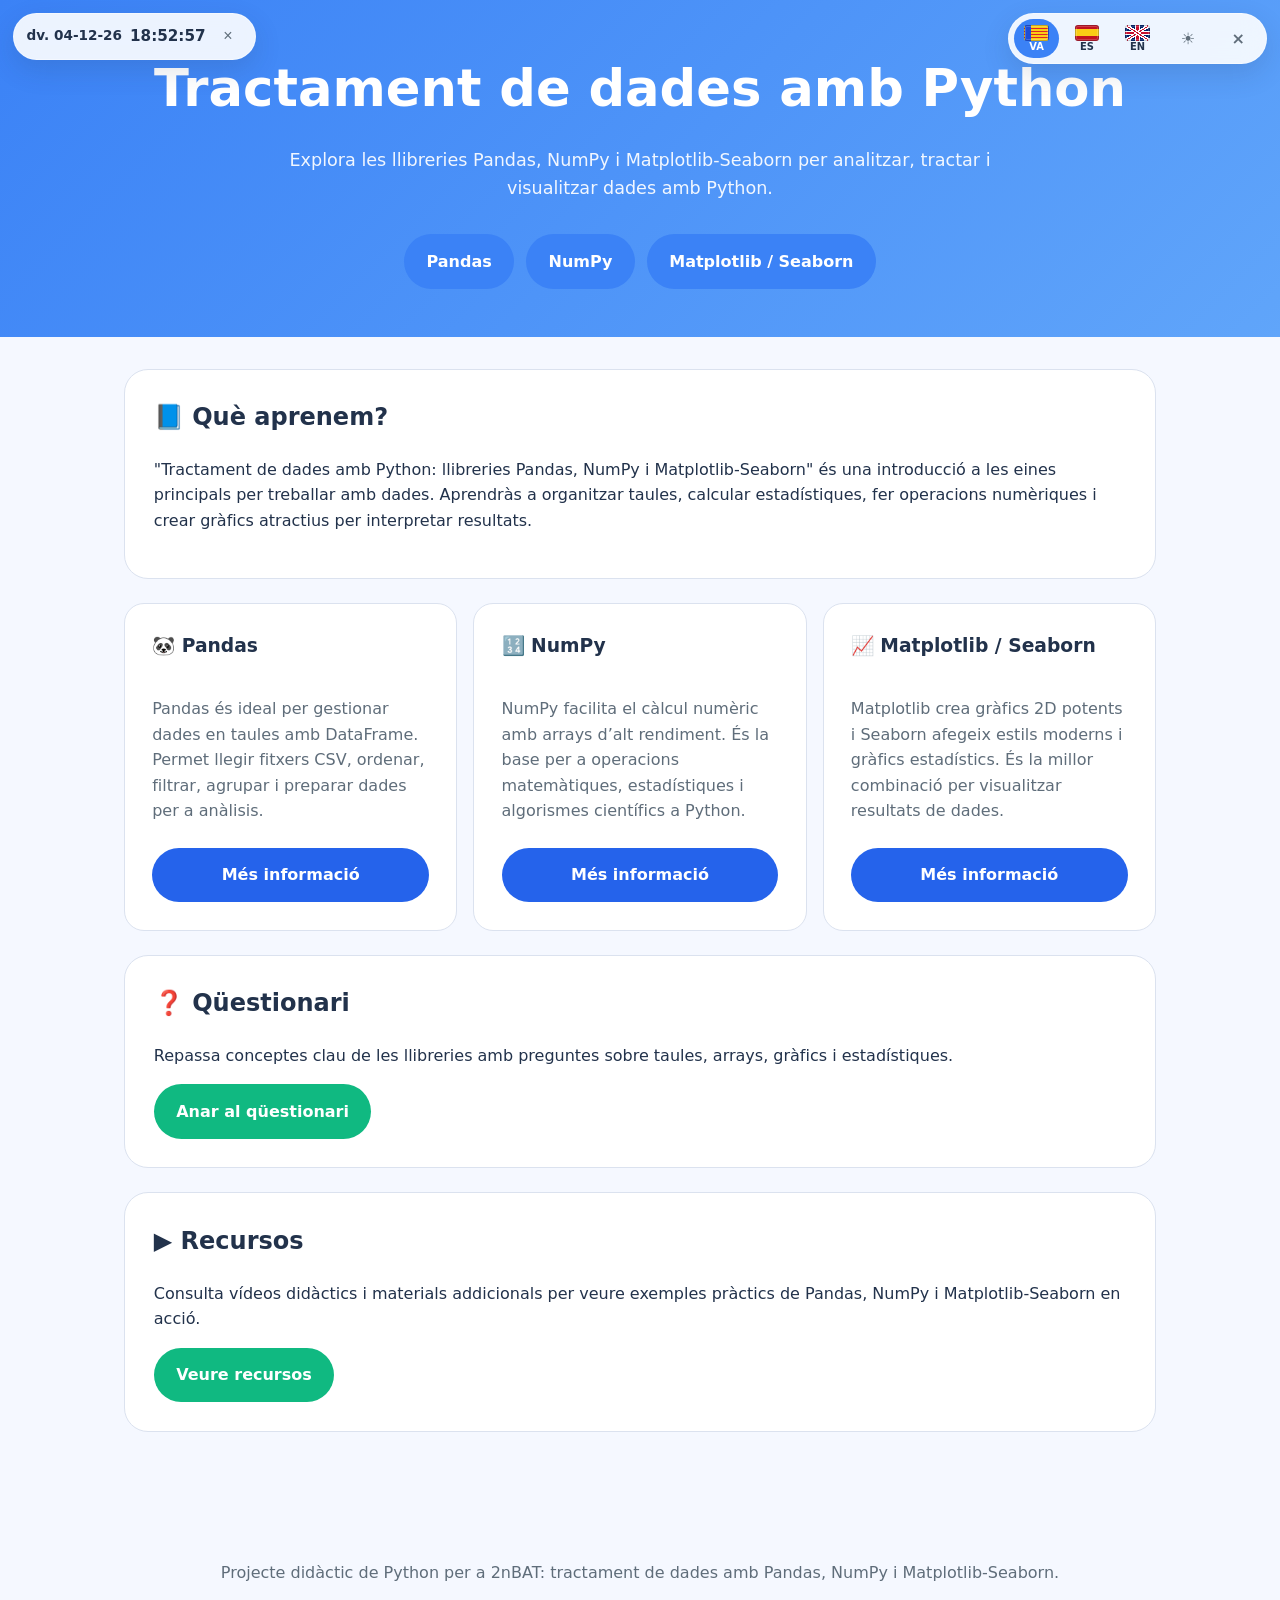
<file: index.html>
<!DOCTYPE html>
<html lang="ca">
<head>
  <meta charset="UTF-8">
  <meta name="viewport" content="width=device-width, initial-scale=1.0">
  <title>Tractament de dades amb Python</title>
  <link rel="stylesheet" href="styles.css">
</head>
<body>
  <header class="hero">
    <div class="hero-content">
      <h1>Tractament de dades amb Python</h1>
      <p>Explora les llibreries Pandas, Numpy i Matplotlib-Seaborn per analitzar, tractar i visualitzar dades amb Python.</p>
      <div class="hero-buttons">
        <a href="pandas.html" class="button primary">Pandas</a>
        <a href="numpy.html" class="button primary">NumPy</a>
        <a href="matplotlib.html" class="button primary">Matplotlib / Seaborn</a>
      </div>
    </div>
  </header>

  <main class="container">
    <section class="summary" id="resum">
      <h2>📘 Què aprenem?</h2>
      <p>"Tractament de dades amb Python: llibreries Pandas, Numpy i Matplotlib-Seaborn" és una introducció a les eines principals per treballar amb dades. Aprendràs a organitzar taules, calcular estadístiques, fer operacions numèriques i crear gràfics atractius per interpretar resultats.</p>
    </section>

    <section class="cards" id="pandas">
      <article class="card">
        <h3>🐼 Pandas</h3>
        <p>Pandas és ideal per gestionar dades en taules amb DataFrame. Permet llegir fitxers CSV, ordenar, filtrar, agrupar i preparar dades per anàlisis.</p>
        <a href="pandas.html" class="button secondary">Més informació</a>
      </article>

      <article class="card" id="numpy">
        <h3>🔢 NumPy</h3>
        <p>Numpy facilita el càlcul numèric amb arrays d'alt rendiment. És la base per a operacions matemàtiques, estadístiques i algorismes científics a Python.</p>
        <a href="numpy.html" class="button secondary">Més informació</a>
      </article>

      <article class="card" id="matplotlib">
        <h3>📈 Matplotlib / Seaborn</h3>
        <p>Matplotlib crea gràfics 2D potents i Seaborn afegeix estils moderns i gràfics estadístics. És la millor combinació per visualitzar resultats de dades.</p>
        <a href="matplotlib.html" class="button secondary">Més informació</a>
      </article>
    </section>

    <section class="extra" id="questionari">
      <h2>❓ Qüestionari</h2>
      <p>Repasa conceptes claus de les llibreries amb preguntes sobre taules, arrays, gràfics i estadístiques.</p>
      <a href="questionari.html" class="button tertiary">Anar al qüestionari</a>
    </section>

    <section class="extra" id="videos">
      <h2>▶️ Recursos</h2>
      <p>Consulta vídeos didàctics i materials addicionals per veure exemples pràctics de Pandas, Numpy i Matplotlib-Seaborn en acció.</p>
      <a href="recursos.html" class="button tertiary">Veure recursos</a>
    </section>
  </main>

  <footer class="footer">
    <p>Projecte didàctic de Python per a 2nBAT: tractament de dades amb Pandas, Numpy i Matplotlib-Seaborn.</p>
  </footer>
  <script src="js/i18n.js"></script>
</body>
</html>
</file>
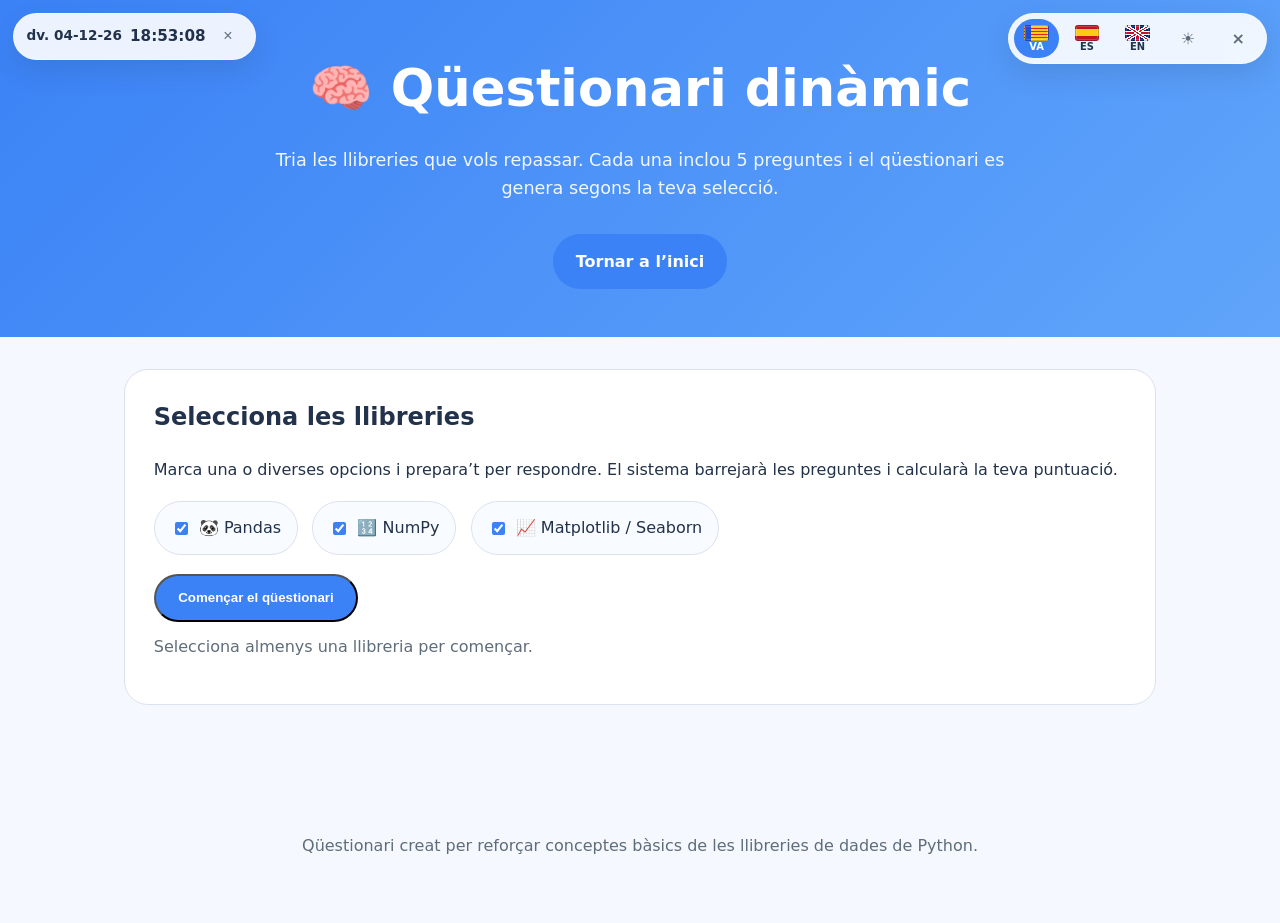
<file: questionari.html>
<!DOCTYPE html>
<html lang="ca">
<head>
  <meta charset="UTF-8">
  <meta name="viewport" content="width=device-width, initial-scale=1.0">
  <title>Qüestionari dinàmic | Python dades</title>
  <link rel="stylesheet" href="styles.css">
</head>
<body>
  <header class="hero quiz-hero">
    <div class="hero-content">
      <h1>🧠 Qüestionari dinàmic</h1>
      <p>Tria les llibreries que vols repassar. Cada una inclou 5 preguntes i el qüestionari es genera segons la teva selecció.</p>
      <div class="hero-buttons">
        <a href="index.html" class="button primary">Tornar a l’inici</a>
      </div>
    </div>
  </header>

  <main class="container">
    <section class="summary quiz-selector">
      <h2>Selecciona les llibreries</h2>
      <p>Marca una o diverses opcions i prepara’t per respondre. El sistema barrejarà les preguntes i calcularà la teva puntuació.</p>

      <div class="library-options">
        <label class="library-option">
          <input type="checkbox" value="pandas" checked>
          <span>🐼 Pandas</span>
        </label>
        <label class="library-option">
          <input type="checkbox" value="numpy" checked>
          <span>🔢 NumPy</span>
        </label>
        <label class="library-option">
          <input type="checkbox" value="matplotlib" checked>
          <span>📈 Matplotlib / Seaborn</span>
        </label>
      </div>

      <div class="quiz-actions">
        <button id="startQuizBtn" class="button primary" type="button">Començar el qüestionari</button>
      </div>
      <p id="selectionMessage" class="selection-message">Selecciona almenys una llibreria per començar.</p>
    </section>

    <section id="quizWrapper" class="quiz-wrapper hidden">
      <div class="quiz-header">
        <div>
          <p class="quiz-label">Progrés</p>
          <div class="progress-bar">
            <div id="progressBar" class="progress-fill"></div>
          </div>
        </div>
        <div class="quiz-score">
          <span id="currentQuestion">1</span>/<span id="totalQuestions">0</span>
          <strong id="scoreValue">0 punts</strong>
        </div>
      </div>

      <form id="quizForm" class="quiz-form"></form>

      <div class="quiz-actions">
        <button id="submitQuizBtn" class="button secondary" type="button">Enviar respostes</button>
        <button id="restartQuizBtn" class="button tertiary" type="button">Reiniciar</button>
      </div>

      <div id="resultBox" class="result-box hidden"></div>
    </section>
  </main>

  <footer class="footer">
    <p>Qüestionari creat per reforçar conceptes bàsics de les llibreries de dades de Python.</p>
  </footer>

  <script src="js/i18n.js"></script>
  <script src="js/script.js"></script>
</body>
</html>
</file>
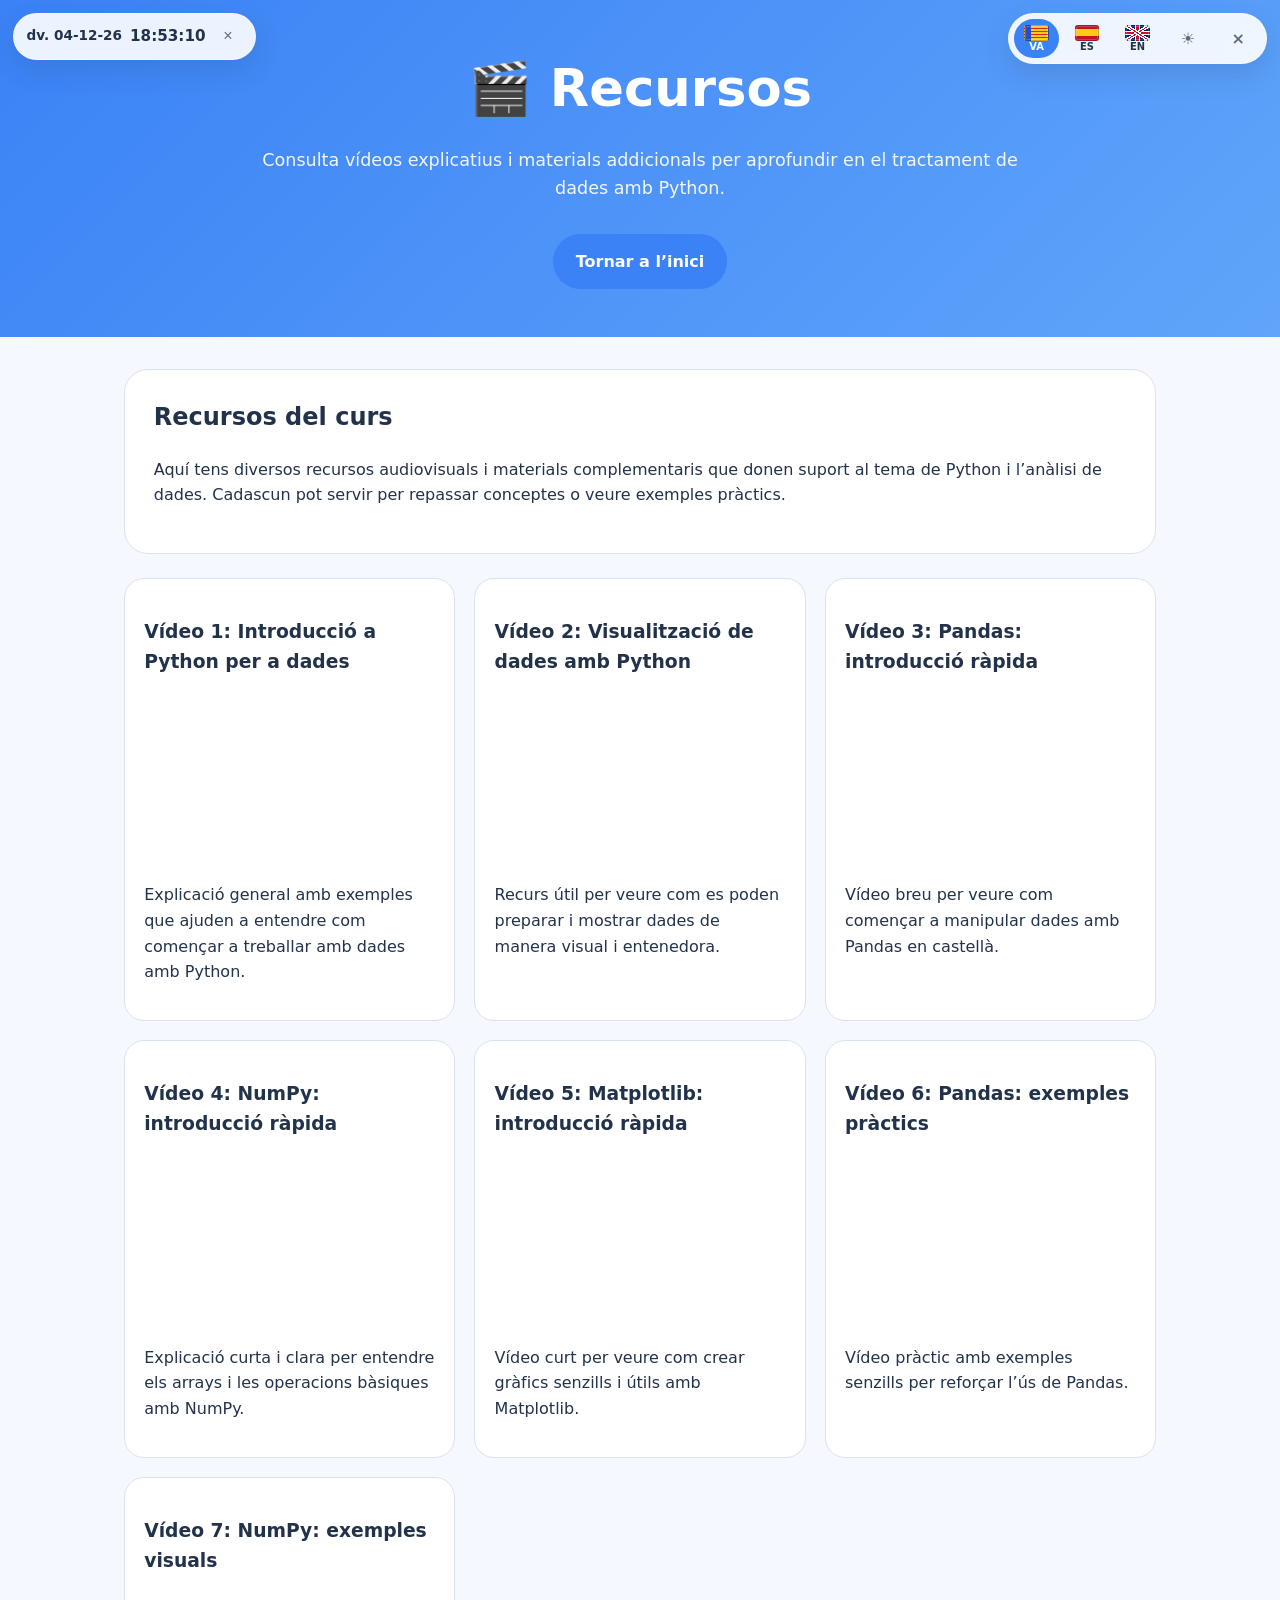
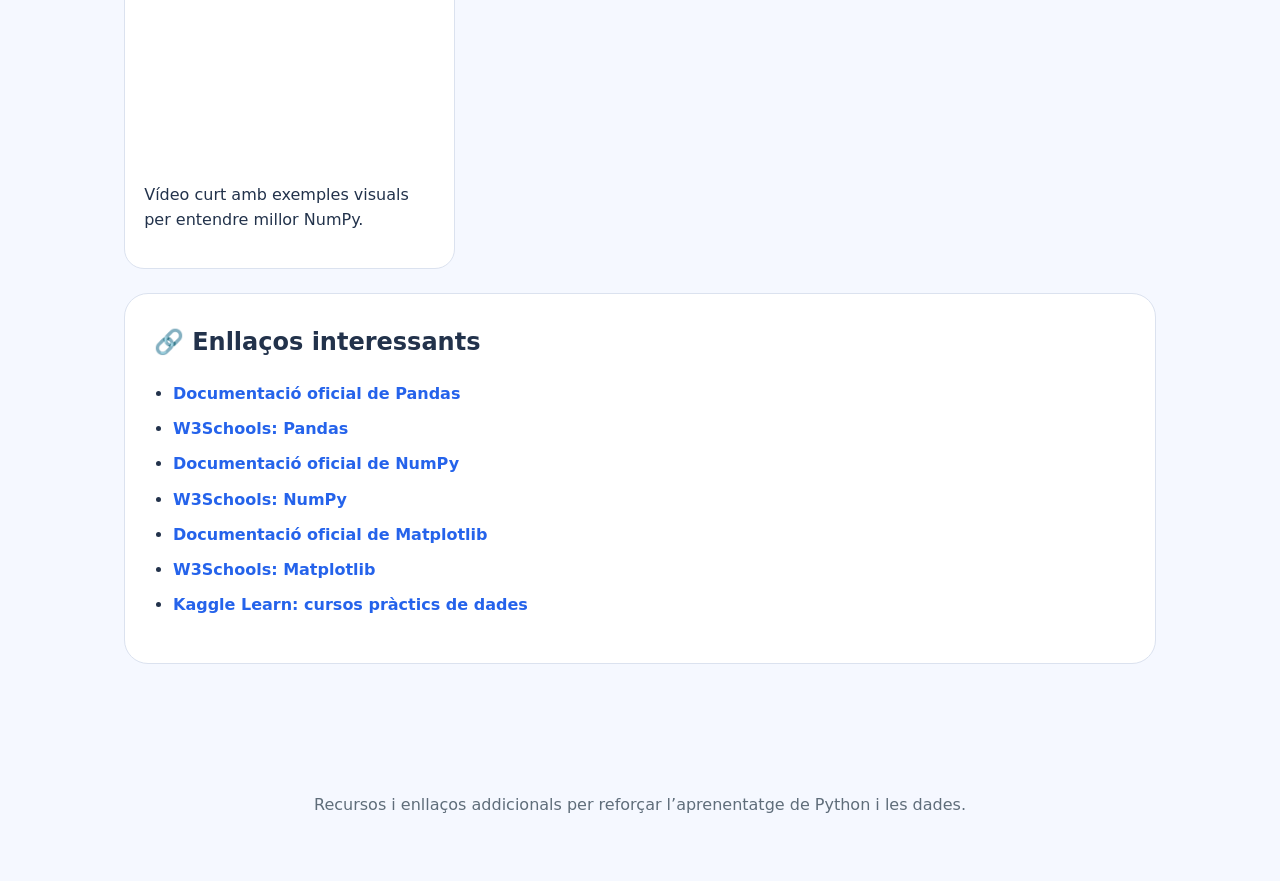
<file: recursos.html>
<!DOCTYPE html>
<html lang="ca">
<head>
  <meta charset="UTF-8">
  <meta name="viewport" content="width=device-width, initial-scale=1.0">
  <title>Recursos | Python dades</title>
  <link rel="stylesheet" href="styles.css">
</head>
<body>
  <header class="hero quiz-hero">
    <div class="hero-content">
      <h1>🎬 Recursos</h1>
      <p>Consulta vídeos explicatius i materials addicionals per aprofundir en el tractament de dades amb Python.</p>
      <div class="hero-buttons">
        <a href="index.html" class="button primary">Tornar a l’inici</a>
      </div>
    </div>
  </header>

  <main class="container">
    <section class="summary">
      <h2>Recursos del curs</h2>
      <p>Aquí tens diversos recursos audiovisuals i materials complementaris que donen suport al tema de Python i l’anàlisi de dades. Cadascun pot servir per repassar conceptes o veure exemples pràctics.</p>
    </section>

    <section class="video-grid">
      <article class="video-card">
        <h3>Vídeo 1: Introducció a Python per a dades</h3>
        <div class="video-frame">
          <iframe src="https://www.youtube.com/embed/rSpEDCDZyXs?si=zwMehj8y9zv17lxz" title="Vídeo introductori de Python per a dades" loading="lazy" allow="accelerometer; autoplay; clipboard-write; encrypted-media; gyroscope; picture-in-picture; web-share" allowfullscreen></iframe>
        </div>
        <p>Explicació general amb exemples que ajuden a entendre com començar a treballar amb dades amb Python.</p>
      </article>

      <article class="video-card">
        <h3>Vídeo 2: Visualització de dades amb Python</h3>
        <div class="video-frame">
          <iframe src="https://www.youtube.com/embed/M8m_Ag8iRus?si=uVwsdBxCJFk1I4-Y" title="Vídeo de visualització de dades amb Python" loading="lazy" allow="accelerometer; autoplay; clipboard-write; encrypted-media; gyroscope; picture-in-picture; web-share" allowfullscreen></iframe>
        </div>
        <p>Recurs útil per veure com es poden preparar i mostrar dades de manera visual i entenedora.</p>
      </article>

      <article class="video-card">
        <h3>Vídeo 3: Pandas: introducció ràpida</h3>
        <div class="video-frame">
          <iframe src="https://www.youtube.com/embed/_pH_TtKjjhI?si=fhT7t4a5G7_urKBx" title="Vídeo ràpid de Pandas" loading="lazy" allow="accelerometer; autoplay; clipboard-write; encrypted-media; gyroscope; picture-in-picture; web-share" allowfullscreen></iframe>
        </div>
        <p>Vídeo breu per veure com començar a manipular dades amb Pandas en castellà.</p>
      </article>

      <article class="video-card">
        <h3>Vídeo 4: NumPy: introducció ràpida</h3>
        <div class="video-frame">
          <iframe src="https://www.youtube.com/embed/6VgkBbT8ImM?si=qr6OZomDfnLRe3Cg" title="Vídeo ràpid de NumPy" loading="lazy" allow="accelerometer; autoplay; clipboard-write; encrypted-media; gyroscope; picture-in-picture; web-share" allowfullscreen></iframe>
        </div>
        <p>Explicació curta i clara per entendre els arrays i les operacions bàsiques amb NumPy.</p>
      </article>

      <article class="video-card">
        <h3>Vídeo 5: Matplotlib: introducció ràpida</h3>
        <div class="video-frame">
          <iframe src="https://www.youtube.com/embed/Q2FvpGoJbIU?si=aAMmCP8m7HKpIAWW" title="Vídeo ràpid de Matplotlib" loading="lazy" allow="accelerometer; autoplay; clipboard-write; encrypted-media; gyroscope; picture-in-picture; web-share" allowfullscreen></iframe>
        </div>
        <p>Vídeo curt per veure com crear gràfics senzills i útils amb Matplotlib.</p>
      </article>

      <article class="video-card">
        <h3>Vídeo 6: Pandas: exemples pràctics</h3>
        <div class="video-frame">
          <iframe src="https://www.youtube.com/embed/xdSXG0_0c84?si=q6XvkoaqGG87ufZ7" title="Vídeo pràctic de Pandas" loading="lazy" allow="accelerometer; autoplay; clipboard-write; encrypted-media; gyroscope; picture-in-picture; web-share" allowfullscreen></iframe>
        </div>
        <p>Vídeo pràctic amb exemples senzills per reforçar l’ús de Pandas.</p>
      </article>

      <article class="video-card">
        <h3>Vídeo 7: NumPy: exemples visuals</h3>
        <div class="video-frame">
          <iframe src="https://www.youtube.com/embed/SonINaGbOso?si=ogNCGljZ6qAQszv-" title="Vídeo pràctic de NumPy" loading="lazy" allow="accelerometer; autoplay; clipboard-write; encrypted-media; gyroscope; picture-in-picture; web-share" allowfullscreen></iframe>
        </div>
        <p>Vídeo curt amb exemples visuals per entendre millor NumPy.</p>
      </article>
    </section>

    <section class="extra">
      <h2>🔗 Enllaços interessants</h2>
      <ul class="resource-list">
        <li><a href="https://pandas.pydata.org/docs/" target="_blank" rel="noopener noreferrer">Documentació oficial de Pandas</a></li>
        <li><a href="https://www.w3schools.com/python/pandas/default.asp" target="_blank" rel="noopener noreferrer">W3Schools: Pandas</a></li>
        <li><a href="https://numpy.org/doc/" target="_blank" rel="noopener noreferrer">Documentació oficial de NumPy</a></li>
        <li><a href="https://www.w3schools.com/python/numpy/default.asp" target="_blank" rel="noopener noreferrer">W3Schools: NumPy</a></li>
        <li><a href="https://matplotlib.org/stable/" target="_blank" rel="noopener noreferrer">Documentació oficial de Matplotlib</a></li>
        <li><a href="https://www.w3schools.com/python/matplotlib_intro.asp" target="_blank" rel="noopener noreferrer">W3Schools: Matplotlib</a></li>
        <li><a href="https://www.kaggle.com/learn" target="_blank" rel="noopener noreferrer">Kaggle Learn: cursos pràctics de dades</a></li>
      </ul>
    </section>
  </main>

  <footer class="footer">
    <p>Recursos i enllaços addicionals per reforçar l’aprenentatge de Python i les dades.</p>
  </footer>
  <script src="js/i18n.js"></script>
</body>
</html>
</file>
<file: styles.css>
:root {
  --bg: #f5f8ff;
  --card: #ffffff;
  --panel: #ffffff;
  --soft: #f8fbff;
  --text: #22324b;
  --muted: #5f6d7a;
  --primary: #3b82f6;
  --secondary: #2563eb;
  --accent: #10b981;
  --border: #dbe2ef;
  --hero-start: #3b82f6;
  --hero-end: #60a5fa;
  --switcher-bg: rgba(255, 255, 255, 0.9);
  --switcher-border: rgba(255, 255, 255, 0.42);
  --shadow: rgba(34, 50, 75, 0.14);
  --code-bg: #111827;
  --code-text: #e5e7eb;
}

:root[data-theme="dark"] {
  --bg: #111827;
  --card: #1f2937;
  --panel: #172033;
  --soft: #243047;
  --text: #e5eefc;
  --muted: #b8c4d6;
  --primary: #60a5fa;
  --secondary: #3b82f6;
  --accent: #34d399;
  --border: #334155;
  --hero-start: #1e3a8a;
  --hero-end: #0f766e;
  --switcher-bg: rgba(15, 23, 42, 0.9);
  --switcher-border: rgba(148, 163, 184, 0.32);
  --shadow: rgba(0, 0, 0, 0.34);
  --code-bg: #020617;
  --code-text: #e2e8f0;
}

* {
  box-sizing: border-box;
}

body {
  margin: 0;
  font-family: Inter, system-ui, sans-serif;
  line-height: 1.6;
  background: var(--bg);
  color: var(--text);
  transition: background 0.2s ease, color 0.2s ease;
}

.language-switcher {
  position: fixed;
  top: 0.8rem;
  right: 0.8rem;
  z-index: 30;
  display: flex;
  flex-wrap: wrap;
  justify-content: flex-end;
  align-items: center;
  gap: 0.35rem;
  max-width: calc(100vw - 1.6rem);
  padding: 0.35rem;
  border: 1px solid var(--switcher-border);
  border-radius: 999px;
  background: var(--switcher-bg);
  box-shadow: 0 10px 28px var(--shadow);
  backdrop-filter: blur(12px);
}

.language-option,
.theme-toggle,
.language-toggle {
  width: 2.8rem;
  min-height: 2.4rem;
  border: 0;
  border-radius: 999px;
  padding: 0.35rem 0.45rem;
  background: transparent;
  color: var(--text);
  font: inherit;
  font-weight: 700;
  cursor: pointer;
  transition: transform 0.2s ease, background 0.2s ease, color 0.2s ease, opacity 0.2s ease;
}

.language-option {
  display: inline-flex;
  flex-direction: column;
  align-items: center;
  justify-content: center;
  gap: 0.05rem;
}

.language-flag {
  width: 1.55rem;
  height: 1rem;
  overflow: hidden;
  border: 1px solid rgba(34, 50, 75, 0.24);
  border-radius: 0.18rem;
  box-shadow: inset 0 0 0 1px rgba(255, 255, 255, 0.18);
}

.language-option[data-lang="ca"] .language-flag {
  background:
    linear-gradient(90deg, #1d4ed8 0 24%, transparent 24%),
    repeating-linear-gradient(180deg, #facc15 0 11.11%, #dc2626 11.11% 22.22%);
}

.language-option[data-lang="es"] .language-flag {
  background: linear-gradient(180deg, #c1121f 0 25%, #facc15 25% 75%, #c1121f 75% 100%);
}

.language-option[data-lang="en"] .language-flag {
  background:
    linear-gradient(33deg, transparent 0 43%, #ffffff 43% 48%, #c8102e 48% 52%, #ffffff 52% 57%, transparent 57%),
    linear-gradient(147deg, transparent 0 43%, #ffffff 43% 48%, #c8102e 48% 52%, #ffffff 52% 57%, transparent 57%),
    linear-gradient(90deg, transparent 0 40%, #ffffff 40% 45%, #c8102e 45% 55%, #ffffff 55% 60%, transparent 60%),
    linear-gradient(180deg, transparent 0 35%, #ffffff 35% 42%, #c8102e 42% 58%, #ffffff 58% 65%, transparent 65%),
    #012169;
}

.language-short {
  font-size: 0.62rem;
  line-height: 1;
  letter-spacing: 0;
}

.theme-toggle,
.language-toggle {
  display: inline-flex;
  align-items: center;
  justify-content: center;
  font-size: 1rem;
  color: var(--muted);
}

.language-option.active {
  background: var(--primary);
  color: #ffffff;
}

.language-option:hover,
.theme-toggle:hover,
.language-toggle:hover {
  transform: translateY(-1px);
  background: rgba(59, 130, 246, 0.12);
}

.theme-toggle[aria-pressed="true"] {
  background: rgba(96, 165, 250, 0.18);
  color: var(--primary);
}

.language-option:focus-visible,
.theme-toggle:focus-visible,
.language-toggle:focus-visible,
.nav-link:focus-visible,
.button:focus-visible {
  outline: 3px solid rgba(16, 185, 129, 0.5);
  outline-offset: 3px;
}

.language-option.active:hover {
  background: var(--secondary);
}

.language-switcher.is-collapsed {
  padding: 0.25rem;
}

.language-switcher.is-collapsed .language-option,
.language-switcher.is-collapsed .theme-toggle {
  display: none;
}

.language-switcher.is-collapsed .language-toggle {
  color: var(--text);
}

.date-time-panel {
  position: fixed;
  top: 0.8rem;
  left: 0.8rem;
  z-index: 30;
  display: flex;
  align-items: center;
  gap: 0.5rem;
  padding: 0.5rem 0.8rem;
  border: 1px solid var(--switcher-border);
  border-radius: 999px;
  background: var(--switcher-bg);
  box-shadow: 0 10px 28px var(--shadow);
  backdrop-filter: blur(12px);
  transition: padding 0.2s ease, gap 0.2s ease;
}

.date-time-content {
  display: flex;
  align-items: center;
  gap: 0.5rem;
  white-space: nowrap;
  min-width: 0;
  transition: opacity 0.2s ease, transform 0.2s ease;
}

.date-time-date {
  font-weight: 600;
  font-size: 0.85rem;
}

.date-time-clock {
  font-weight: 700;
  font-size: 0.95rem;
  font-variant-numeric: tabular-nums;
}

.date-time-toggle {
  display: inline-flex;
  align-items: center;
  justify-content: center;
  width: 1.8rem;
  height: 1.8rem;
  border: 0;
  border-radius: 50%;
  background: transparent;
  color: var(--muted);
  font-size: 1rem;
  cursor: pointer;
  transition: transform 0.2s ease, background 0.2s ease, color 0.2s ease;
}

.date-time-toggle:hover {
  transform: translateY(-1px);
  background: rgba(59, 130, 246, 0.12);
  color: var(--text);
}

.date-time-panel.is-collapsed {
  padding: 0.35rem;
  gap: 0;
}

.date-time-panel.is-collapsed .date-time-content {
  opacity: 0;
  transform: scale(0.8);
  pointer-events: none;
  max-width: 0;
  min-width: 0;
  overflow: hidden;
  margin: 0;
  padding: 0;
  border: 0;
  flex: 0 1 0;
}

.date-time-panel.is-collapsed .date-time-toggle {
  color: var(--text);
}

.hero {
  padding: 3rem 1.5rem;
  background: linear-gradient(135deg, var(--hero-start) 0%, var(--hero-end) 100%);
  color: white;
  text-align: center;
}

.hero h1 {
  margin: 0 0 1rem;
  font-size: clamp(2.2rem, 4vw, 3.5rem);
}

.hero p {
  max-width: 760px;
  margin: 0 auto 2rem;
  color: rgba(255, 255, 255, 0.92);
  font-size: 1.1rem;
}

.hero-buttons,
.nav-bar {
  display: flex;
  flex-wrap: wrap;
  justify-content: center;
  gap: 0.75rem;
}

.nav-bar {
  background: var(--panel);
  border-bottom: 1px solid var(--border);
  padding: 0.8rem 1rem;
  position: sticky;
  top: 0;
  z-index: 10;
}

.nav-link,
.button {
  text-decoration: none;
  display: inline-flex;
  align-items: center;
  justify-content: center;
  padding: 0.9rem 1.4rem;
  border-radius: 999px;
  font-weight: 600;
  transition: transform 0.2s ease, background 0.2s ease, color 0.2s ease;
}

.nav-link {
  color: var(--text);
  background: var(--card);
  border: 1px solid var(--border);
}

.nav-link.active {
  background: var(--primary);
  color: white;
  border-color: var(--primary);
}

.nav-link:hover,
.button:hover {
  transform: translateY(-2px);
}

.button.primary {
  color: white;
  background: var(--primary);
}

.button.secondary {
  color: white;
  background: var(--secondary);
}

.button.tertiary {
  color: white;
  background: var(--accent);
}

.container {
  max-width: 1080px;
  margin: 0 auto;
  padding: 2rem 1.5rem 4rem;
}

.summary,
.extra {
  background: var(--panel);
  border: 1px solid var(--border);
  border-radius: 24px;
  padding: 1.8rem;
  margin-bottom: 1.5rem;
}

.summary h2,
.extra h2 {
  margin-top: 0;
}

.visual-demo {
  margin: 1.2rem 0 0.6rem;
  padding: 1rem;
  border-radius: 20px;
  background: linear-gradient(135deg, rgba(59, 130, 246, 0.12), rgba(16, 185, 129, 0.12));
  border: 1px solid var(--border);
  display: flex;
  justify-content: center;
}

.visual-demo img {
  width: 100%;
  max-width: 680px;
  border-radius: 16px;
  display: block;
}

.visual-caption {
  margin: 0 0 1rem;
  color: var(--muted);
  font-size: 0.95rem;
  text-align: center;
}

.icon-badge {
  display: inline-flex;
  align-items: center;
  justify-content: center;
  width: 2.2rem;
  height: 2.2rem;
  margin-right: 0.5rem;
  border-radius: 50%;
  background: rgba(59, 130, 246, 0.12);
  font-size: 1rem;
}

.cards {
  display: grid;
  grid-template-columns: repeat(auto-fit, minmax(240px, 1fr));
  gap: 1rem;
  margin-bottom: 1.5rem;
}

.card {
  background: var(--card);
  border: 1px solid var(--border);
  border-radius: 20px;
  padding: 1.7rem;
  display: flex;
  flex-direction: column;
  justify-content: space-between;
}

.card h3 {
  margin-top: 0;
}

.card p {
  color: var(--muted);
  margin-bottom: 1.5rem;
}

pre {
  overflow-x: auto;
  margin: 1rem 0 0;
  padding: 1rem;
  border: 1px solid var(--border);
  border-radius: 14px;
  background: var(--code-bg);
  color: var(--code-text);
}

code {
  font-family: Consolas, Monaco, "Courier New", monospace;
}

p code,
li code {
  padding: 0.12rem 0.32rem;
  border-radius: 0.35rem;
  background: var(--soft);
  color: var(--text);
}

.footer {
  text-align: center;
  padding: 1.5rem 1.5rem 3rem;
  color: var(--muted);
}

.video-grid {
  display: grid;
  grid-template-columns: repeat(auto-fit, minmax(280px, 1fr));
  gap: 1.2rem;
  margin-bottom: 1.5rem;
}

.video-card {
  background: var(--panel);
  border: 1px solid var(--border);
  border-radius: 20px;
  padding: 1.2rem;
}

.video-frame {
  position: relative;
  width: 100%;
  aspect-ratio: 16 / 9;
  margin-bottom: 0.8rem;
}

.video-frame iframe {
  width: 100%;
  height: 100%;
  border: 0;
  border-radius: 14px;
}

.resource-list {
  padding-left: 1.2rem;
  color: var(--text);
}

.resource-list li {
  margin-bottom: 0.6rem;
}

.resource-list a {
  color: var(--secondary);
  font-weight: 600;
  text-decoration: none;
}

.resource-list a:hover {
  text-decoration: underline;
}

.quiz-selector,
.quiz-wrapper {
  background: var(--panel);
  border: 1px solid var(--border);
  border-radius: 24px;
  padding: 1.8rem;
  margin-bottom: 1.5rem;
}

.library-options {
  display: flex;
  flex-wrap: wrap;
  gap: 0.9rem;
  margin: 1.2rem 0;
}

.library-option {
  display: inline-flex;
  align-items: center;
  gap: 0.5rem;
  padding: 0.8rem 1rem;
  border: 1px solid var(--border);
  border-radius: 999px;
  background: var(--soft);
  cursor: pointer;
}

.library-option input {
  accent-color: var(--primary);
}

.quiz-actions {
  display: flex;
  flex-wrap: wrap;
  gap: 0.75rem;
  margin-top: 1rem;
}

.selection-message {
  margin-top: 0.75rem;
  color: var(--muted);
}

.quiz-header {
  display: flex;
  justify-content: space-between;
  align-items: center;
  gap: 1rem;
  margin-bottom: 1rem;
}

.quiz-label {
  margin: 0 0 0.4rem;
  font-size: 0.95rem;
  color: var(--muted);
}

.progress-bar {
  width: min(320px, 100%);
  height: 0.7rem;
  background: var(--soft);
  border-radius: 999px;
  overflow: hidden;
}

.progress-fill {
  width: 0%;
  height: 100%;
  background: linear-gradient(90deg, var(--primary), var(--accent));
  transition: width 0.2s ease;
}

.quiz-score {
  display: flex;
  flex-direction: column;
  align-items: flex-end;
  gap: 0.25rem;
  color: var(--text);
}

.quiz-form {
  display: grid;
  gap: 1rem;
}

.quiz-card {
  border: 1px solid var(--border);
  border-radius: 18px;
  padding: 1rem 1.1rem;
  background: var(--soft);
}

.quiz-card h3 {
  margin-top: 0;
  margin-bottom: 0.8rem;
}

.options-list {
  display: grid;
  gap: 0.6rem;
}

.option-item {
  display: flex;
  align-items: center;
  gap: 0.6rem;
  padding: 0.7rem 0.8rem;
  border-radius: 12px;
  border: 1px solid var(--border);
  background: var(--panel);
  cursor: pointer;
}

.option-item input {
  accent-color: var(--secondary);
}

.response-box {
  display: grid;
  gap: 0.7rem;
}

.fill-input,
.matching-select {
  width: 100%;
  padding: 0.75rem 0.85rem;
  border-radius: 12px;
  border: 1px solid var(--border);
  font: inherit;
  background: var(--panel);
  color: var(--text);
}

.matching-list {
  display: grid;
  gap: 0.7rem;
}

.matching-row {
  display: grid;
  grid-template-columns: minmax(110px, 1fr) minmax(180px, 1fr);
  gap: 0.7rem;
  align-items: center;
}

.matching-left {
  font-weight: 600;
  color: var(--text);
}

.feedback {
  margin-top: 0.8rem;
  padding: 0.8rem 0.9rem;
  border-radius: 12px;
  background: var(--soft);
  color: var(--text);
  border: 1px solid var(--border);
  font-size: 0.95rem;
}

.feedback.error {
  background: rgba(239, 68, 68, 0.09);
  border-color: rgba(239, 68, 68, 0.2);
  color: #b91c1c;
}

.button.is-disabled,
.button:disabled {
  opacity: 0.7;
  cursor: not-allowed;
  transform: none;
}

.result-box {
  margin-top: 1rem;
  padding: 1rem 1.1rem;
  border-radius: 16px;
  font-weight: 600;
}

.result-box.success {
  background: rgba(16, 185, 129, 0.14);
  color: #047857;
}

.result-box.warning {
  background: rgba(245, 158, 11, 0.16);
  color: #b45309;
}

.hidden {
  display: none;
}

.code-cell {
  background: var(--card);
  border: 1px solid var(--border);
  border-radius: 14px;
  padding: 1rem;
  margin: 1rem 0;
}

.code-textarea {
  width: 100%;
  min-height: 80px;
  padding: 0.8rem;
  border: 1px solid var(--border);
  border-radius: 10px;
  background: var(--code-bg);
  color: var(--code-text);
  font-family: Consolas, Monaco, "Courier New", monospace;
  font-size: 0.9rem;
  line-height: 1.5;
  resize: vertical;
  tab-size: 4;
  outline: none;
}

.code-textarea:focus {
  border-color: var(--primary);
  box-shadow: 0 0 0 3px rgba(59, 130, 246, 0.15);
}

.run-btn {
  margin-top: 0.6rem;
  padding: 0.5rem 1.2rem;
  border: 0;
  border-radius: 999px;
  background: var(--primary);
  color: #fff;
  font-weight: 600;
  font-size: 0.85rem;
  cursor: pointer;
  transition: transform 0.15s ease, opacity 0.15s ease;
}

.run-btn:hover:not(:disabled) {
  transform: translateY(-1px);
  opacity: 0.9;
}

.run-btn:disabled {
  opacity: 0.5;
  cursor: not-allowed;
}

.code-output {
  margin-top: 0.6rem;
  padding: 0.7rem 0.9rem;
  border-radius: 10px;
  background: var(--soft);
  font-family: Consolas, Monaco, "Courier New", monospace;
  font-size: 0.85rem;
  white-space: pre-wrap;
  display: none;
}

.code-output.running,
.code-output.success,
.code-output.error {
  display: block;
}

.code-output.success {
  background: rgba(16, 185, 129, 0.1);
  border: 1px solid rgba(16, 185, 129, 0.2);
  color: var(--text);
}

.code-output.error {
  background: rgba(239, 68, 68, 0.08);
  border: 1px solid rgba(239, 68, 68, 0.2);
  color: #b91c1c;
}

.code-output.success {
  white-space: normal;
}

.code-output.success pre {
  white-space: pre-wrap;
  margin: 0 0 0.5rem;
  padding: 0.5rem;
  background: var(--code-bg);
  border-radius: 8px;
}

.plot-img {
  display: block;
  max-width: 100%;
  height: auto;
  margin: 0.5rem auto;
  border-radius: 8px;
}

@media (max-width: 640px) {
  .language-switcher {
    top: 0.6rem;
    right: 0.6rem;
    max-width: calc(100vw - 1.2rem);
  }
  .language-option,
  .theme-toggle,
  .language-toggle {
    width: 2.55rem;
    min-height: 2.25rem;
  }
  .hero {
    padding: 2.25rem 1rem;
  }
  .hero-buttons,
  .nav-bar {
    gap: 0.5rem;
  }
  .summary,
  .extra {
    padding: 1.4rem;
  }
  .quiz-header {
    flex-direction: column;
    align-items: flex-start;
  }
  .quiz-score {
    align-items: flex-start;
  }
}
</file>
